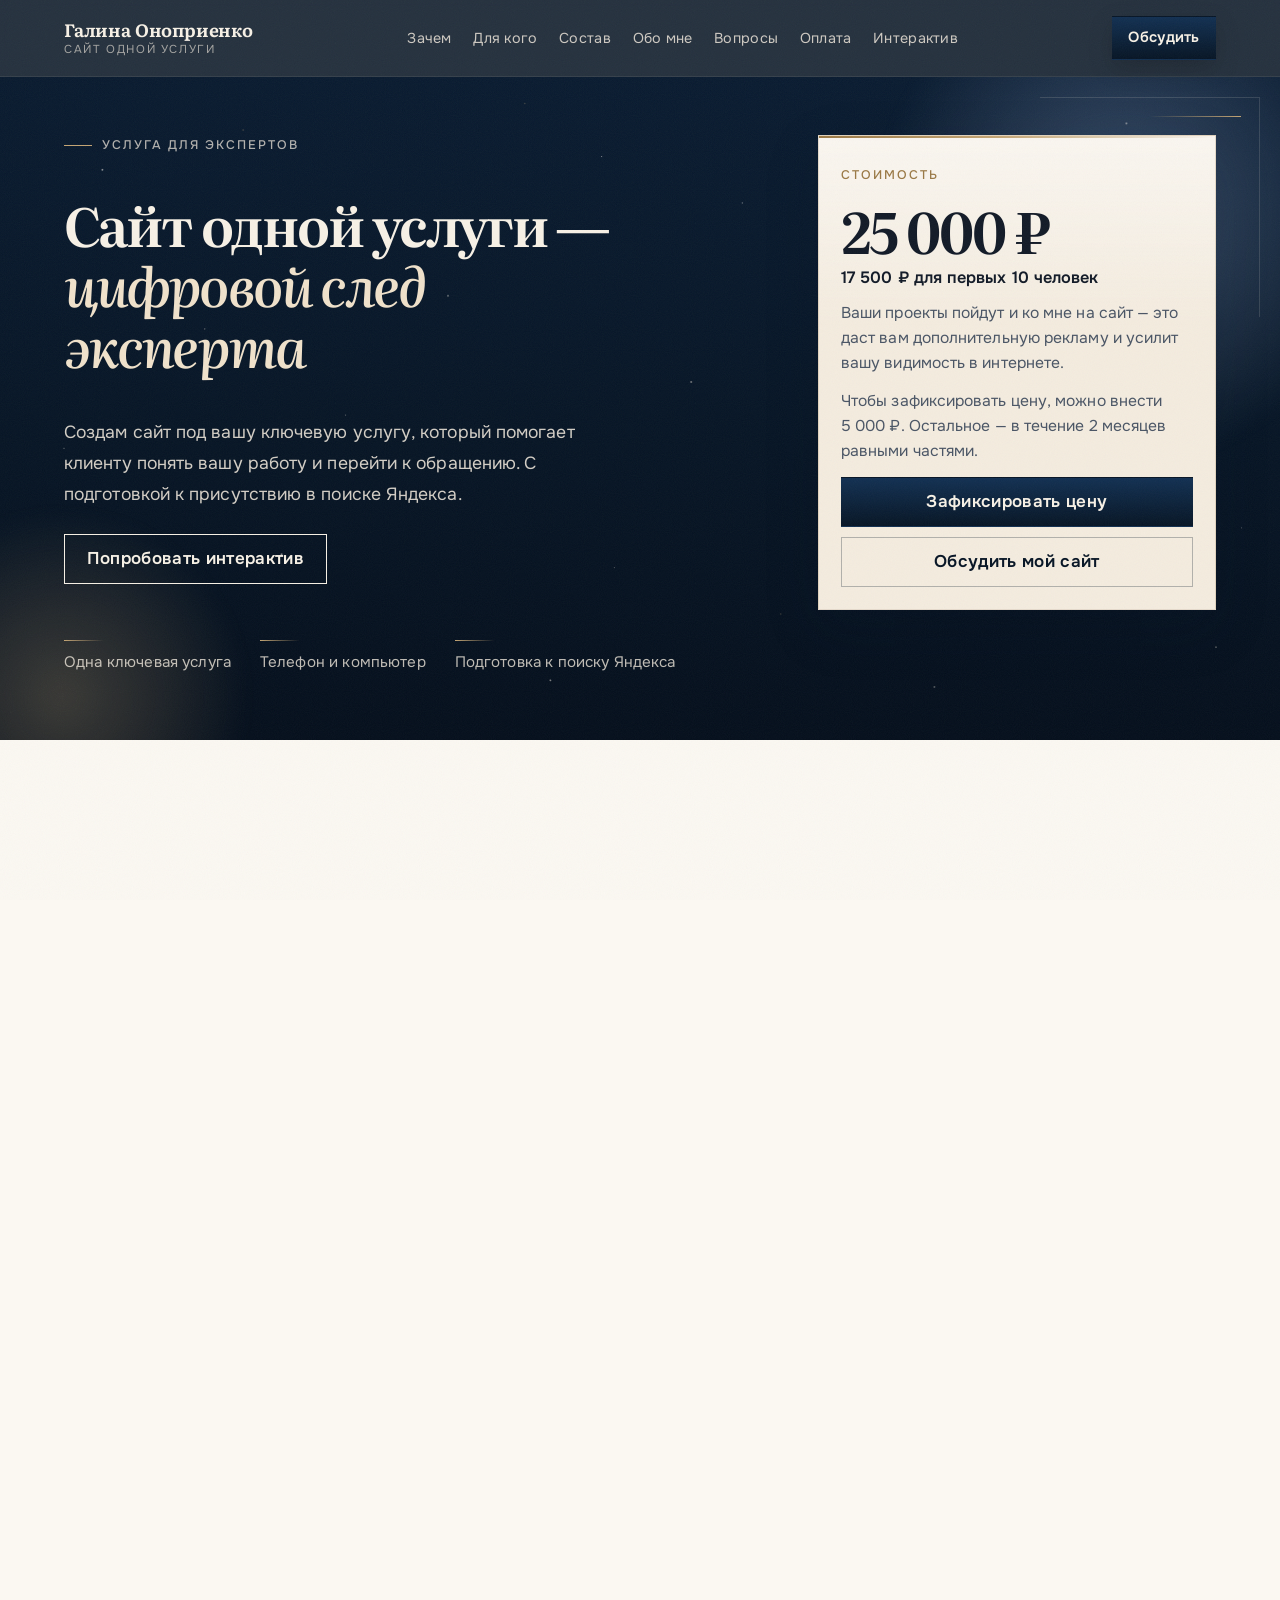
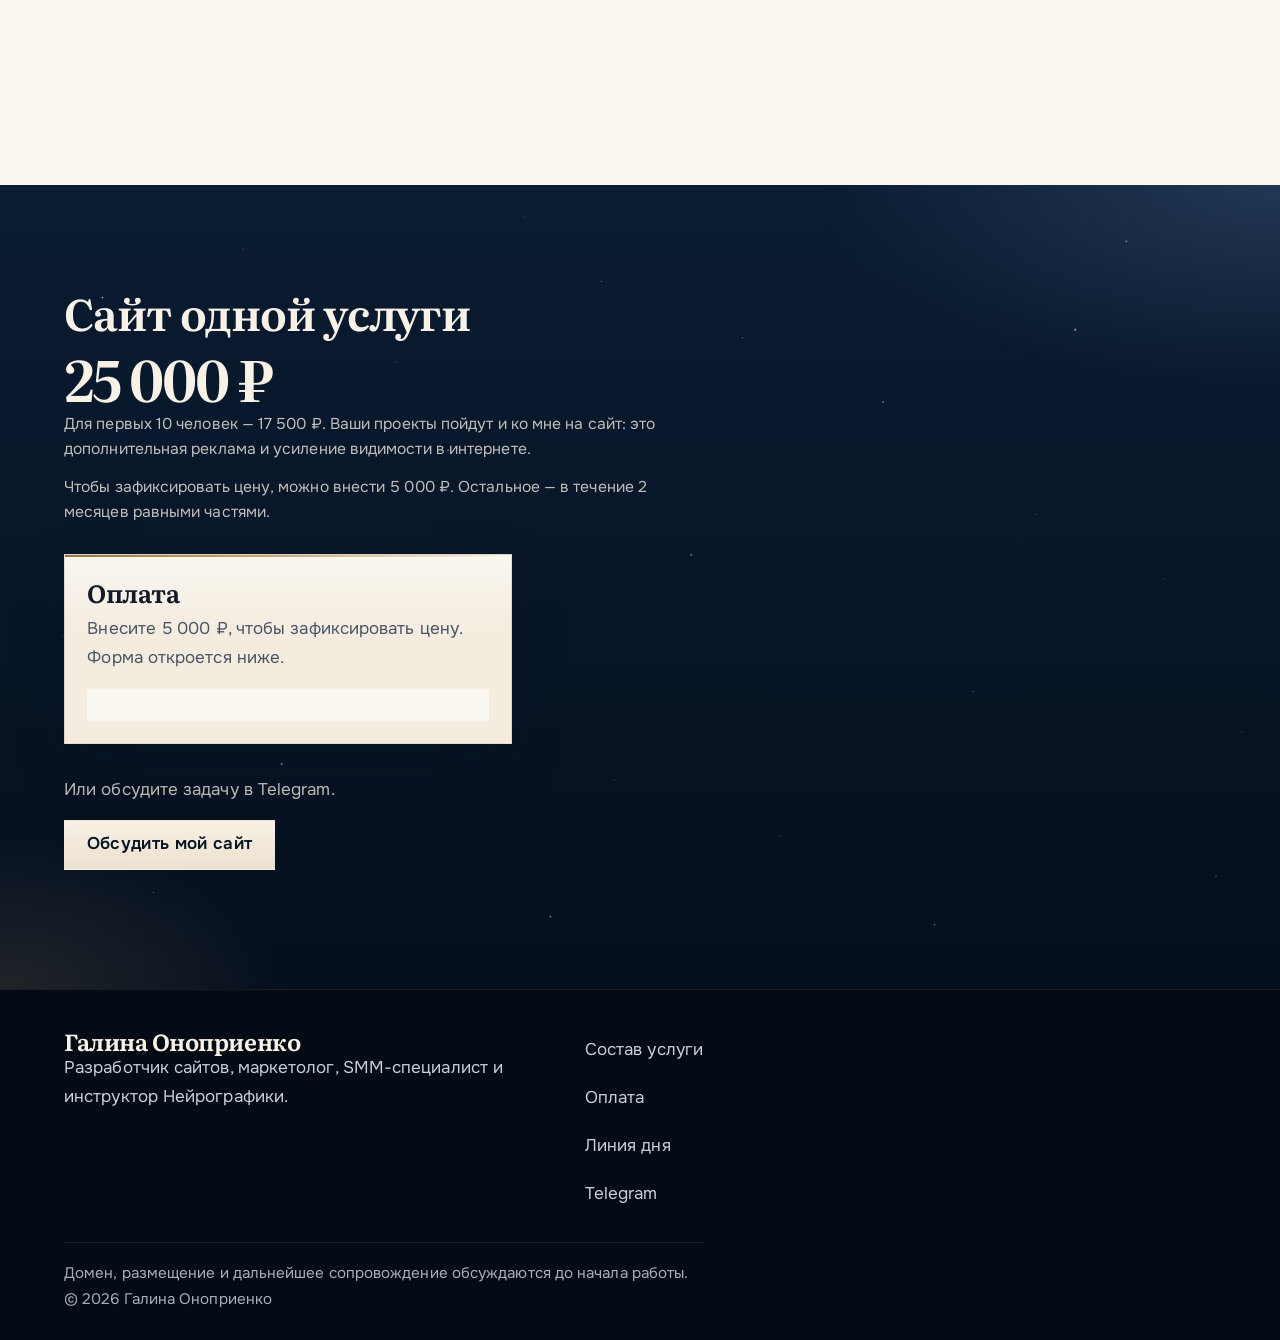
<file: index.html>
<!DOCTYPE html>
<html lang="ru">
<head>
  <meta charset="utf-8">
  <script>document.documentElement.classList.add("js")</script>
  <meta name="viewport" content="width=device-width, initial-scale=1">
  <title>Сайт одной услуги — цифровой след эксперта | Галина Оноприенко</title>
  <link rel="canonical" href="https://galileya2008-byte.github.io/---/">
  <meta name="description" content="Создам сайт под вашу ключевую услугу: структура, тексты, оформление и подготовка к присутствию в поиске Яндекса. Стоимость — 25 000 ₽.">
  <meta name="author" content="Галина Оноприенко">
  <meta name="theme-color" content="#0c1b33">
  <meta property="og:title" content="Сайт одной услуги — цифровой след эксперта">
  <meta property="og:description" content="Сайт под одну ключевую услугу эксперта. Помогает клиенту понять работу и перейти к обращению. 25 000 ₽.">
  <meta property="og:type" content="website">
  <meta property="og:locale" content="ru_RU">
  <meta property="og:url" content="https://galileya2008-byte.github.io/---/">
  <meta property="og:image" content="https://galileya2008-byte.github.io/---/og-image.png">
  <meta property="og:image:alt" content="Сайт одной услуги — цифровой след эксперта. Галина Оноприенко.">
  <meta name="twitter:card" content="summary_large_image">
  <meta name="twitter:title" content="Сайт одной услуги — цифровой след эксперта">
  <meta name="twitter:description" content="Сайт под одну ключевую услугу эксперта с подготовкой к присутствию в поиске Яндекса. 25 000 ₽.">
  <meta name="twitter:image" content="https://galileya2008-byte.github.io/---/og-image.png">
  <link rel="icon" href="favicon.svg" type="image/svg+xml">
  <link rel="icon" href="favicon-32.png" sizes="32x32" type="image/png">
  <link rel="apple-touch-icon" href="apple-touch.png">
  <link rel="preload" href="fonts/or3PQ6P12-iJxAIgLa78DkTtAoDhk0oVpaK3YLanFLHpPf2TbLi4J_XWTFCW.woff2" as="font" type="font/woff2" crossorigin>
  <link rel="preload" href="fonts/gNMKW3F-SZuj7xmb-HY6EQ.woff2" as="font" type="font/woff2" crossorigin>
  <link rel="stylesheet" href="css/styles.css">
  <script type="application/ld+json">
  {
    "@context": "https://schema.org",
    "@type": "Service",
    "name": "Сайт одной услуги — цифровой след эксперта",
    "url": "https://galileya2008-byte.github.io/---/",
    "serviceType": "Разработка сайта одной услуги",
    "inLanguage": "ru",
    "description": "Сайт под одну ключевую услугу эксперта: структура, тексты, оформление и подготовка к присутствию в поиске Яндекса.",
    "provider": {
      "@type": "Person",
      "name": "Галина Оноприенко",
      "jobTitle": "Разработчик сайтов, маркетолог, SMM-специалист, инструктор Нейрографики",
      "sameAs": "https://t.me/neiro_galina"
    },
    "availableChannel": {
      "@type": "ServiceChannel",
      "serviceUrl": "https://t.me/neiro_galina"
    },
    "offers": [
      {
        "@type": "Offer",
        "name": "Сайт одной услуги",
        "price": "25000",
        "priceCurrency": "RUB"
      },
      {
        "@type": "Offer",
        "name": "Сайт одной услуги для первых 10 экспертов",
        "description": "Проект также размещается на сайте разработчика как дополнительная реклама и видимость.",
        "price": "17500",
        "priceCurrency": "RUB"
      }
    ]
  }
  </script>
</head>
<body>
  <a class="skip-link" href="#content">К содержанию</a>
  <header class="site-header">
    <div class="wrap header-bar">
      <a class="brand" href="index.html">
        <span class="brand-name">Галина Оноприенко</span>
        <span class="brand-meta">Сайт одной услуги</span>
      </a>
      <button type="button" class="nav-toggle" aria-expanded="false" aria-controls="site-nav">Меню</button>
      <nav id="site-nav" class="site-nav" aria-label="Разделы страницы">
        <ul>
          <li><a href="#zachem">Зачем</a></li>
          <li><a href="#dlya-kogo">Для кого</a></li>
          <li><a href="#sostav">Состав</a></li>
          <li><a href="#obo-mne">Обо мне</a></li>
          <li><a href="#voprosy">Вопросы</a></li>
          <li><a href="#oplata">Оплата</a></li>
          <li><a href="#interaktiv">Интерактив</a></li>
          <li class="nav-cta"><a href="https://t.me/neiro_galina" target="_blank" rel="noopener noreferrer">Обсудить мой сайт<span class="visually-hidden"> (откроется в Telegram в новой вкладке)</span></a></li>
        </ul>
      </nav>
      <a class="button button-small header-cta" href="https://t.me/neiro_galina" target="_blank" rel="noopener noreferrer">Обсудить<span class="visually-hidden"> мой сайт: откроется в Telegram в новой вкладке</span></a>
    </div>
  </header>
  <script src="js/main.js"></script>

  <main id="content">
    <section class="hero" aria-labelledby="hero-title">
      <div class="hero-atmosphere" aria-hidden="true">
        <span class="hero-orb hero-orb-a"></span>
        <span class="hero-orb hero-orb-b"></span>
        <span class="pearl-dust pearl-dust-a"></span>
        <span class="pearl-dust pearl-dust-b"></span>
        <span class="hero-frame"></span>
      </div>
      <div class="wrap hero-grid">
        <p class="eyebrow"><span class="eyebrow-mark" aria-hidden="true"></span>Услуга для экспертов</p>
        <h1 id="hero-title">Сайт одной услуги —<br><em>цифровой след эксперта</em></h1>
        <p class="lede">Создам сайт под вашу ключевую услугу, который помогает клиенту понять вашу работу и перейти к обращению. С подготовкой к присутствию в поиске Яндекса.</p>
        <aside class="price-card">
          <p class="price-kicker">Стоимость</p>
          <p class="price">25&nbsp;000&nbsp;₽</p>
          <p class="price-alt">17&nbsp;500&nbsp;₽ для первых 10 человек</p>
          <p class="price-note">Ваши проекты пойдут и ко мне на сайт — это даст вам дополнительную рекламу и усилит вашу видимость в интернете.</p>
          <p class="price-note">Чтобы зафиксировать цену, можно внести 5&nbsp;000&nbsp;₽. Остальное — в течение 2 месяцев равными частями.</p>
          <div class="price-actions">
            <a class="button" href="#oplata">Зафиксировать цену</a>
            <a class="button button-ghost" href="https://t.me/neiro_galina" target="_blank" rel="noopener noreferrer">Обсудить мой сайт<span class="visually-hidden"> (откроется в Telegram в новой вкладке)</span></a>
          </div>
        </aside>
        <p class="hero-aside-link"><a class="button button-ghost" href="liniya-dnya.html">Попробовать интерактив</a></p>
      </div>
      <div class="wrap">
        <ul class="hero-facts">
          <li>Одна ключевая услуга</li>
          <li>Телефон и компьютер</li>
          <li>Подготовка к поиску Яндекса</li>
        </ul>
      </div>
    </section>

    <section id="zachem" class="section reveal">
      <div class="wrap">
        <p class="section-kicker">01 — смысл</p>
        <h2>Зачем эксперту такой сайт</h2>
        <ol class="reasons">
          <li>
            <h3>Постоянный адрес услуги</h3>
            <p>Появляется страница, которую можно отправить клиенту и указать в профилях. Она остаётся на месте, когда публикация в ленте уже не находится.</p>
          </li>
          <li>
            <h3>Понятная презентация предложения</h3>
            <p>Сайт собран вокруг одной услуги: что это, для кого и какой следующий шаг. Человеку не нужно собирать смысл по разрозненным сообщениям.</p>
          </li>
          <li>
            <h3>Информация для потенциальных клиентов</h3>
            <p>На странице видно, кто вы, как проходит работа, сколько это стоит и как записаться. Клиент читает это до обращения, в своём темпе.</p>
          </li>
          <li>
            <h3>Переходы в социальные сети</h3>
            <p>Ваши площадки собраны на одной странице. С неё можно перейти туда, где вы уже общаетесь с аудиторией.</p>
          </li>
          <li>
            <h3>Основа присутствия в поиске</h3>
            <p>Страница готовится так, чтобы её можно было корректно представить Яндексу: структура и описание. Это основа присутствия в поиске, а не гарантия позиций или обращений.</p>
          </li>
        </ol>
      </div>
    </section>

    <section id="dlya-kogo" class="section section-paper reveal">
      <div class="wrap">
        <p class="section-kicker">02 — аудитория</p>
        <h2>Для кого</h2>
        <p>Для специалистов Нейрографики и других экспертов, которым нужно представить одну услугу конкретной аудитории.</p>
        <ul class="plain-list">
          <li>Специалисты Нейрографики</li>
          <li>Психологи</li>
          <li>Коучи</li>
          <li>Преподаватели</li>
          <li>Другие эксперты с одной ключевой услугой</li>
        </ul>
        <p>Если направлений несколько, для сайта выбираем одно — то, с которого новому человеку проще понять вашу работу и перейти к обращению.</p>
      </div>
    </section>

    <section id="sostav" class="section reveal">
      <div class="wrap">
        <p class="section-kicker">03 — состав</p>
        <h2>Что входит за 25&nbsp;000&nbsp;₽</h2>
        <ul class="includes">
          <li>Проработка предложения под одну услугу и её аудиторию.</li>
          <li>Структура страницы и тексты.</li>
          <li>Индивидуальное оформление.</li>
          <li>Адаптация под телефон и компьютер.</li>
          <li>Информация об эксперте и подтверждённой квалификации.</li>
          <li>Описание услуги, формата, стоимости и порядка записи.</li>
          <li>Размещение предоставленных отзывов и примеров работы.</li>
          <li>Кнопки связи и перехода в социальные сети.</li>
          <li>Базовая SEO-подготовка: заголовок, описание, структура заголовков и технические файлы для поисковых роботов.</li>
          <li>Подготовка сайта к присутствию в поиске Яндекса.</li>
        </ul>
        <aside class="callout">
          <h3>До начала работы</h3>
          <p>Домен, размещение и дальнейшее сопровождение обсуждаются до начала работы и не входят в стоимость 25&nbsp;000&nbsp;₽.</p>
        </aside>
      </div>
    </section>

    <section id="obo-mne" class="section section-paper reveal">
      <div class="wrap about-grid">
        <div>
          <p class="section-kicker">04 — эксперт</p>
          <h2>Почему стоит доверить разработку мне</h2>
          <p class="monogram" aria-hidden="true">ГО</p>
        </div>
        <div>
          <h3 class="person-name">Галина Оноприенко</h3>
          <p>Я разработчик сайтов, маркетолог, SMM-специалист и инструктор Нейрографики. Собираю страницу так, чтобы человек понял вашу экспертизу и мог перейти к обращению.</p>
          <ul class="credential-list">
            <li>15 лет опыта в SEO-продвижении.</li>
            <li>Насмотренность более 1000 сайтов.</li>
            <li>Понимание специфики Нейрографики и экспертных услуг.</li>
            <li>Умение связать экспертизу, потребности аудитории, содержание сайта и путь к обращению.</li>
            <li>В работе учитываю GEO — представление экспертной информации для поиска с генеративными ответами.</li>
          </ul>
          <p>Я не обещаю места в поиске, индексацию и поток обращений. Я делаю ясную страницу и аккуратную подготовку к присутствию в Яндексе.</p>
        </div>
      </div>
    </section>

    <section id="interaktiv" class="section reveal">
      <div class="wrap">
        <p class="section-kicker">05 — дополнительно</p>
        <h2>Ежедневный интерактив</h2>
        <p>На сайт можно добавить мини-игру, практику или короткое задание. Оно даёт человеку повод вернуться.</p>
        <p>Для специалистов Нейрографики здесь есть пример — «Линия дня»: одно творческое задание на календарный день и поле для рисунка. Это демонстрация формата, а не алгоритм Нейрографики и не обещание результата.</p>
        <p>Стоимость разработки интерактива рассчитывается отдельно и не входит в 25&nbsp;000&nbsp;₽. Наличие игры само по себе не повышает позиции сайта в Яндексе.</p>
        <p><a class="button" href="liniya-dnya.html">Попробовать интерактив</a></p>
      </div>
    </section>

    <section id="poryadok" class="section section-paper reveal">
      <div class="wrap">
        <p class="section-kicker">06 — процесс</p>
        <h2>Порядок работы</h2>
        <ol class="process">
          <li>
            <span class="step-num">01</span>
            <h3>Обсуждение услуги и аудитории</h3>
            <p>Уточняем, какую одну услугу показываем и кому она адресована.</p>
          </li>
          <li>
            <span class="step-num">02</span>
            <h3>Сбор материалов</h3>
            <p>Вы передаёте факты, формулировки, ссылки, а также отзывы и примеры — если их можно публиковать.</p>
          </li>
          <li>
            <span class="step-num">03</span>
            <h3>Согласование структуры и текстов</h3>
            <p>Фиксируем состав страницы и формулировки до оформления.</p>
          </li>
          <li>
            <span class="step-num">04</span>
            <h3>Разработка</h3>
            <p>Собираю страницу, адаптацию под телефон и компьютер, оформление и техническую подготовку.</p>
          </li>
          <li>
            <span class="step-num">05</span>
            <h3>Проверка и запуск</h3>
            <p>Проверяем содержание, ссылки и отображение, затем открываем сайт.</p>
          </li>
        </ol>
      </div>
    </section>

    <section id="voprosy" class="section reveal">
      <div class="wrap">
        <p class="section-kicker">07 — детали</p>
        <h2>Вопросы и ответы</h2>
        <div class="faq">
          <details>
            <summary><h3>Что потребуется от клиента?</h3></summary>
            <div class="faq-body">
              <p>Описание услуги и аудитории, сведения о вас и подтверждённой квалификации, тексты или тезисы, которыми вы уже пользуетесь, ссылки на социальные сети. Если размещаем отзывы и примеры работ — пришлите те, что можно публиковать.</p>
            </div>
          </details>
          <details>
            <summary><h3>Можно ли сделать сайт под мою нишу?</h3></summary>
            <div class="faq-body">
              <p>Да. Страница собирается под одну вашу услугу и её аудиторию: Нейрографику, психологическую практику, коучинг, преподавание или другую экспертную услугу, где важно понятно объяснить работу и дать способ обратиться.</p>
            </div>
          </details>
          <details>
            <summary><h3>Будет ли сайт работать на телефоне?</h3></summary>
            <div class="faq-body">
              <p>Да. В работу входит адаптация под телефон и компьютер: текст, кнопки и структура остаются удобными на узком экране.</p>
            </div>
          </details>
          <details>
            <summary><h3>Входит ли интерактив в стоимость?</h3></summary>
            <div class="faq-body">
              <p>Нет. Мини-игра, практика или задание разрабатываются отдельно. Их стоимость не входит в 25&nbsp;000&nbsp;₽ и в цену для первых 10 человек.</p>
            </div>
          </details>
          <details>
            <summary><h3>Как зафиксировать цену?</h3></summary>
            <div class="faq-body">
              <p>Чтобы зафиксировать цену, можно внести 5&nbsp;000&nbsp;₽. Остальное — в течение 2 месяцев равными частями. Оплату можно оформить в <a href="#oplata">блоке оплаты</a> на этой странице.</p>
            </div>
          </details>
          <details>
            <summary><h3>Что с доменом, размещением и сопровождением?</h3></summary>
            <div class="faq-body">
              <p>Домен, размещение и дальнейшее сопровождение обсуждаются до начала работы и не входят в названную стоимость. До старта фиксируем, где будет открыт сайт и что происходит после запуска.</p>
            </div>
          </details>
        </div>
      </div>
    </section>

    <section id="stoimost" class="band" aria-labelledby="final-title">
      <div class="hero-atmosphere" aria-hidden="true">
        <span class="pearl-dust pearl-dust-a"></span>
        <span class="pearl-dust pearl-dust-b"></span>
      </div>
      <div class="wrap">
        <h2 id="final-title">Сайт одной услуги</h2>
        <p class="price">25&nbsp;000&nbsp;₽</p>
        <p class="price-note">Для первых 10 человек — 17&nbsp;500&nbsp;₽. Ваши проекты пойдут и ко мне на сайт: это дополнительная реклама и усиление видимости в интернете.</p>
        <p class="price-note">Чтобы зафиксировать цену, можно внести 5&nbsp;000&nbsp;₽. Остальное — в течение 2 месяцев равными частями.</p>

        <div id="oplata" class="payment-panel">
          <h3>Оплата</h3>
          <p>Внесите 5&nbsp;000&nbsp;₽, чтобы зафиксировать цену. Форма откроется ниже.</p>
          <div class="payment-widget">
            <noscript>
              <p>Для оплаты включите JavaScript или напишите в <a href="https://t.me/neiro_galina" target="_blank" rel="noopener noreferrer">Telegram</a>.</p>
            </noscript>
            <script id="43c9d1c24ee0b86a40d0587e77b0f7b8b31a2330" src="https://neirogalina.ru/pl/lite/widget/script?id=1671986"></script>
          </div>
        </div>

        <p class="band-alt">Или обсудите задачу в Telegram.</p>
        <p><a class="button" href="https://t.me/neiro_galina" target="_blank" rel="noopener noreferrer">Обсудить мой сайт<span class="visually-hidden"> (откроется в Telegram в новой вкладке)</span></a></p>
      </div>
    </section>
  </main>

  <footer class="site-footer">
    <div class="wrap footer-grid">
      <div>
        <p class="footer-name">Галина Оноприенко</p>
        <p>Разработчик сайтов, маркетолог, SMM-специалист и инструктор Нейрографики.</p>
      </div>
      <nav class="footer-nav" aria-label="Нижняя навигация">
        <a href="#sostav">Состав услуги</a>
        <a href="#oplata">Оплата</a>
        <a href="liniya-dnya.html">Линия дня</a>
        <a href="https://t.me/neiro_galina" target="_blank" rel="noopener noreferrer">Telegram<span class="visually-hidden"> (откроется в новой вкладке)</span></a>
      </nav>
    </div>
    <div class="wrap">
      <p class="legal">Домен, размещение и дальнейшее сопровождение обсуждаются до начала работы. © 2026 Галина Оноприенко</p>
    </div>
  </footer>
</body>
</html>
</file>
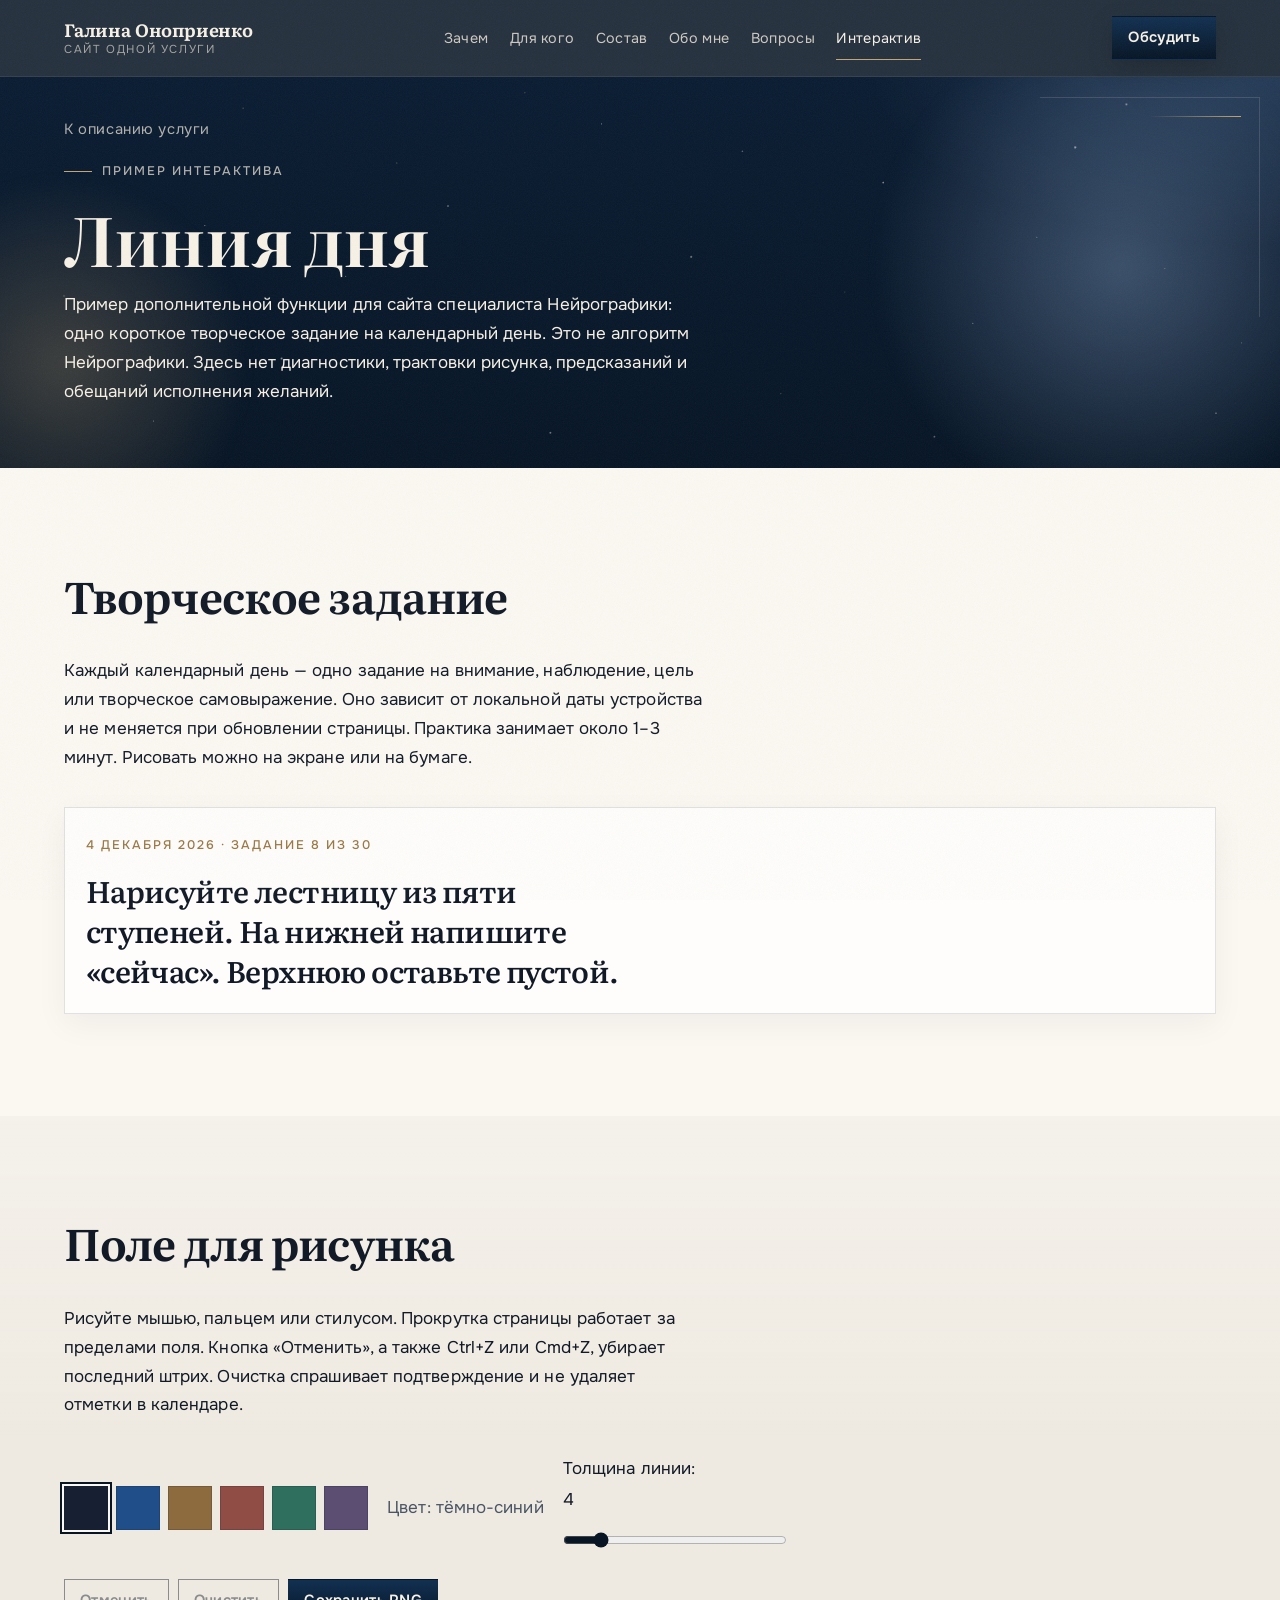
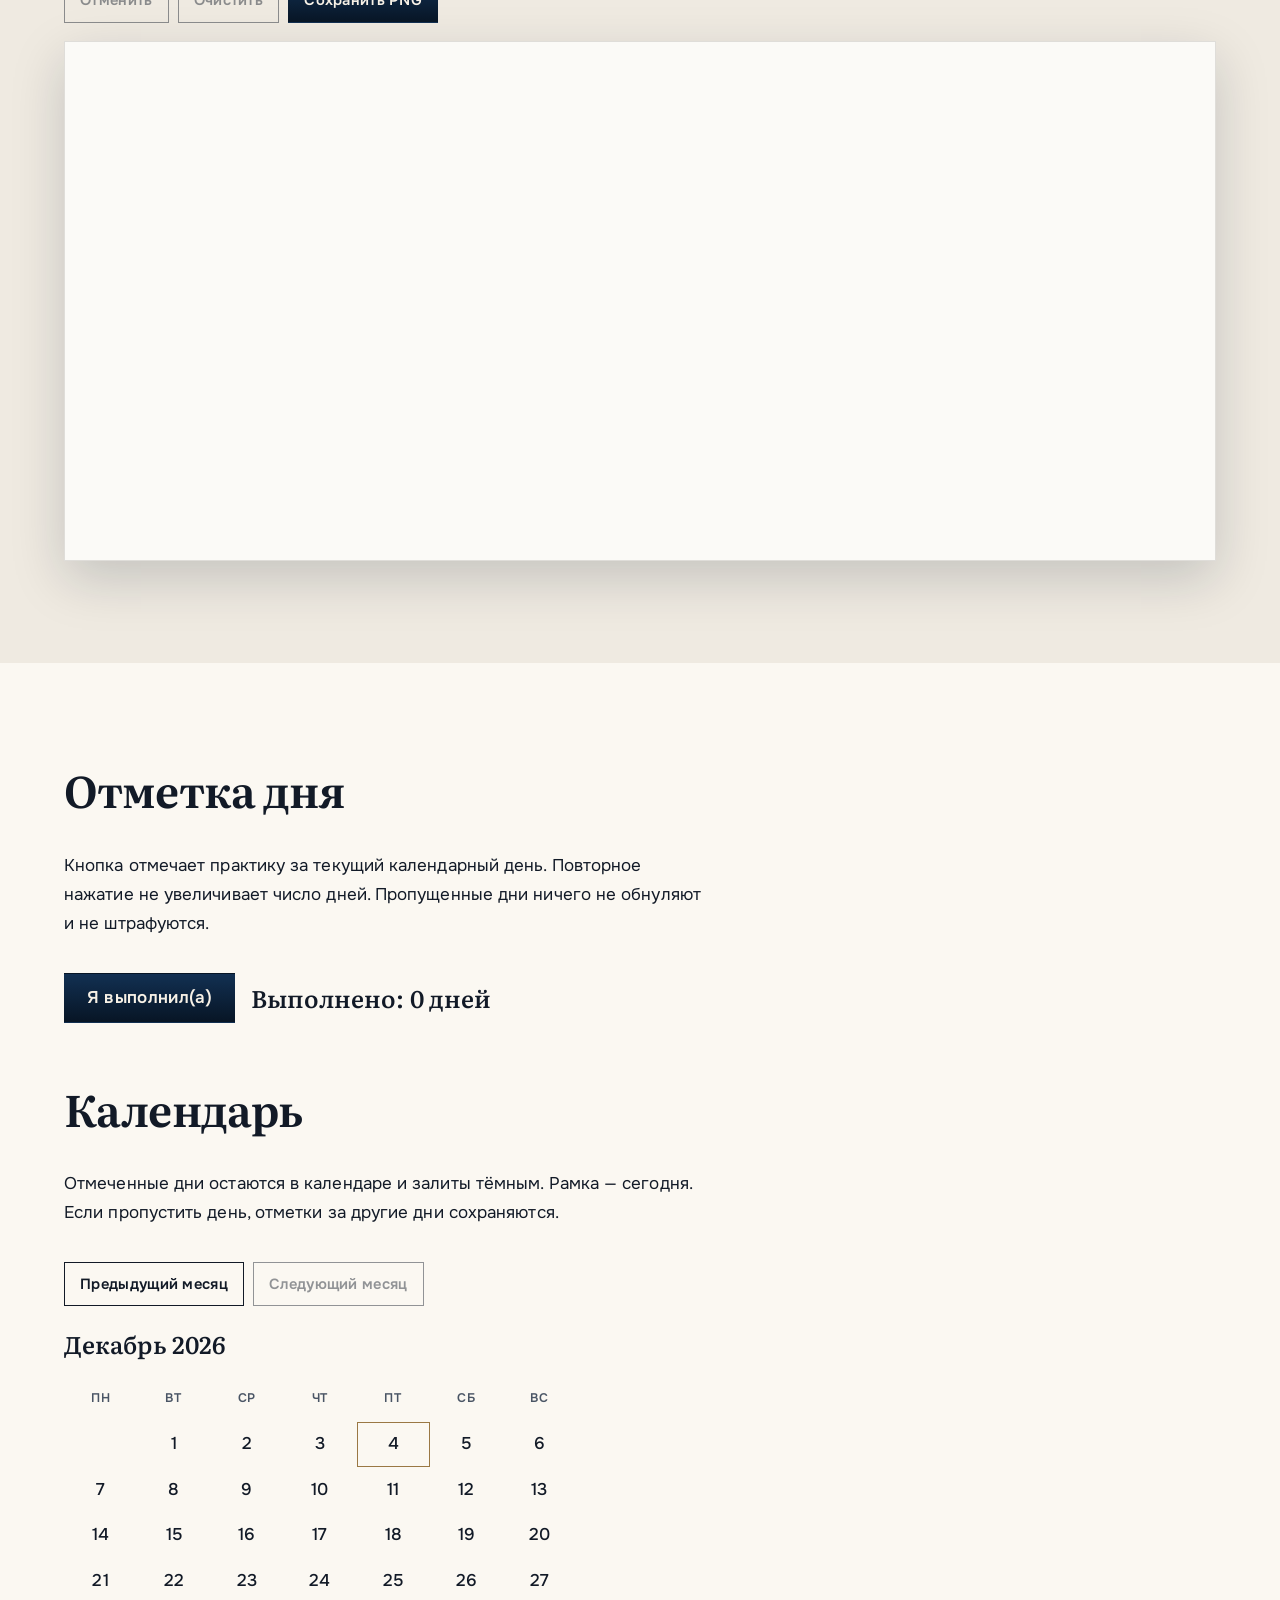
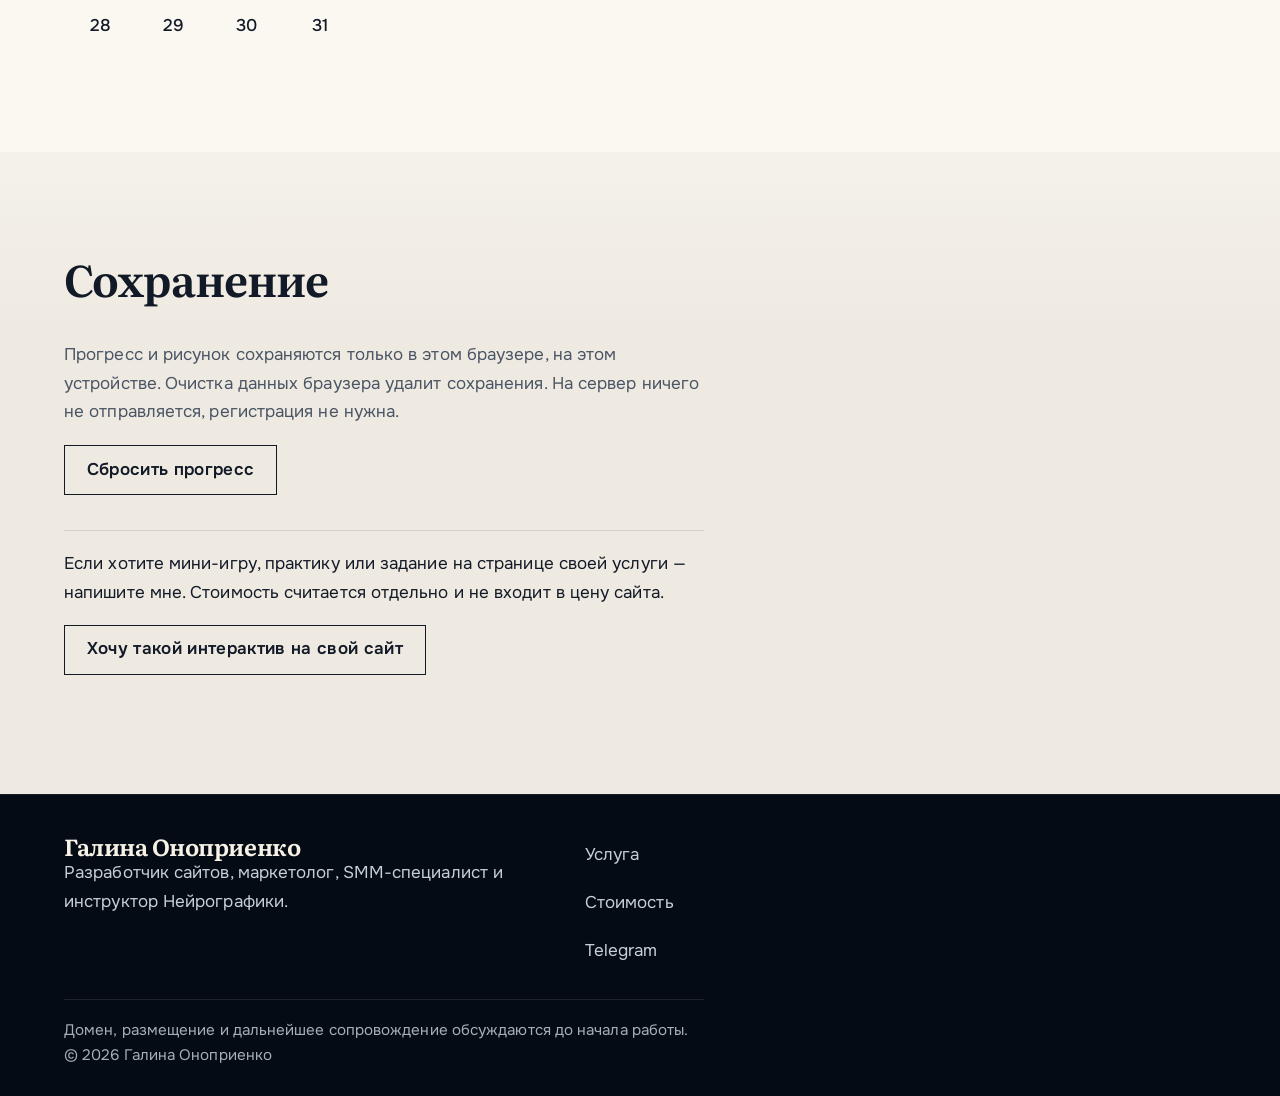
<file: liniya-dnya.html>
<!DOCTYPE html>
<html lang="ru">
<head>
  <meta charset="utf-8">
  <script>document.documentElement.classList.add("js")</script>
  <meta name="viewport" content="width=device-width, initial-scale=1">
  <title>Линия дня — пример интерактива | Галина Оноприенко</title>
  <link rel="canonical" href="https://galileya2008-byte.github.io/---/liniya-dnya.html">
  <meta name="description" content="Пример ежедневного творческого задания для сайта эксперта: рисунок на экране, календарь и прогресс только в вашем браузере.">
  <meta name="author" content="Галина Оноприенко">
  <meta name="theme-color" content="#0c1b33">
  <meta property="og:title" content="Линия дня — пример интерактива">
  <meta property="og:description" content="Одно творческое задание на календарный день и поле для рисунка. Прогресс хранится только в браузере.">
  <meta property="og:type" content="website">
  <meta property="og:locale" content="ru_RU">
  <meta property="og:url" content="https://galileya2008-byte.github.io/---/liniya-dnya.html">
  <meta property="og:image" content="https://galileya2008-byte.github.io/---/og-image.png">
  <meta property="og:image:alt" content="Линия дня — пример ежедневного интерактива Галины Оноприенко.">
  <meta name="twitter:card" content="summary_large_image">
  <meta name="twitter:title" content="Линия дня — пример интерактива">
  <meta name="twitter:description" content="Одно творческое задание на календарный день. Рисунок и прогресс остаются в браузере.">
  <meta name="twitter:image" content="https://galileya2008-byte.github.io/---/og-image.png">
  <link rel="icon" href="favicon.svg" type="image/svg+xml">
  <link rel="icon" href="favicon-32.png" sizes="32x32" type="image/png">
  <link rel="apple-touch-icon" href="apple-touch.png">
  <link rel="preload" href="fonts/or3PQ6P12-iJxAIgLa78DkTtAoDhk0oVpaK3YLanFLHpPf2TbLi4J_XWTFCW.woff2" as="font" type="font/woff2" crossorigin>
  <link rel="preload" href="fonts/gNMKW3F-SZuj7xmb-HY6EQ.woff2" as="font" type="font/woff2" crossorigin>
  <link rel="stylesheet" href="css/styles.css">
</head>
<body>
  <a class="skip-link" href="#content">К содержанию</a>
  <header class="site-header">
    <div class="wrap header-bar">
      <a class="brand" href="index.html">
        <span class="brand-name">Галина Оноприенко</span>
        <span class="brand-meta">Сайт одной услуги</span>
      </a>
      <button type="button" class="nav-toggle" aria-expanded="false" aria-controls="site-nav">Меню</button>
      <nav id="site-nav" class="site-nav" aria-label="Разделы страницы">
        <ul>
          <li><a href="index.html#zachem">Зачем</a></li>
          <li><a href="index.html#dlya-kogo">Для кого</a></li>
          <li><a href="index.html#sostav">Состав</a></li>
          <li><a href="index.html#obo-mne">Обо мне</a></li>
          <li><a href="index.html#voprosy">Вопросы</a></li>
          <li><a href="liniya-dnya.html" aria-current="page">Интерактив</a></li>
          <li class="nav-cta"><a href="https://t.me/neiro_galina" target="_blank" rel="noopener noreferrer">Обсудить мой сайт<span class="visually-hidden"> (откроется в Telegram в новой вкладке)</span></a></li>
        </ul>
      </nav>
      <a class="button button-small header-cta" href="https://t.me/neiro_galina" target="_blank" rel="noopener noreferrer">Обсудить<span class="visually-hidden"> мой сайт: откроется в Telegram в новой вкладке</span></a>
    </div>
  </header>
  <script src="js/main.js"></script>

  <main id="content">
    <header class="page-intro">
      <div class="hero-atmosphere" aria-hidden="true">
        <span class="hero-orb hero-orb-a"></span>
        <span class="hero-orb hero-orb-b"></span>
        <span class="pearl-dust pearl-dust-a"></span>
        <span class="pearl-dust pearl-dust-b"></span>
        <span class="hero-frame"></span>
      </div>
      <div class="wrap">
        <p class="back-link"><a href="index.html#interaktiv">К описанию услуги</a></p>
        <p class="eyebrow"><span class="eyebrow-mark" aria-hidden="true"></span>Пример интерактива</p>
        <h1>Линия дня</h1>
        <p>Пример дополнительной функции для сайта специалиста Нейрографики: одно короткое творческое задание на календарный день. Это не алгоритм Нейрографики. Здесь нет диагностики, трактовки рисунка, предсказаний и обещаний исполнения желаний.</p>
      </div>
    </header>

    <section class="section" aria-labelledby="task-title">
      <div class="wrap stack">
        <h2 id="task-title">Творческое задание</h2>
        <p>Каждый календарный день — одно задание на внимание, наблюдение, цель или творческое самовыражение. Оно зависит от локальной даты устройства и не меняется при обновлении страницы. Практика занимает около 1–3 минут. Рисовать можно на экране или на бумаге.</p>
        <article id="today-task" class="task-card" hidden></article>
        <div id="all-tasks">
          <p>Ниже все 30 заданий. Если скрипты включены, на экране остаётся только задание сегодняшнего дня.</p>
          <ol id="task-list" class="task-index">
            <li>Проведите одну непрерывную линию от левого края к правому. Там, где рука замедлится, сделайте небольшую петлю и продолжайте.</li>
            <li>Выберите предмет перед собой. Нарисуйте только его внешний контур, без деталей внутри.</li>
            <li>Поставьте три точки и подпишите их: «утро», «день», «вечер». Соедините точки линией в том порядке, в каком идёт ваш сегодняшний день.</li>
            <li>Напишите одно слово — фокус работы на сегодня. Обведите его спокойной линией, не зачёркивая буквы.</li>
            <li>Нарисуйте круг примерно с ладонь. Закрасьте только край, центр оставьте свободным.</li>
            <li>Возьмите два цвета. Первым отметьте то, что по вашей услуге уже понятно клиенту. Вторым — одну мысль, которую стоит прояснить на сайте.</li>
            <li>Найдите рядом прямую линию: край стола, раму, полку. Повторите её на листе три раза, каждый раз чуть свободнее.</li>
            <li>Нарисуйте лестницу из пяти ступеней. На нижней напишите «сейчас». Верхнюю оставьте пустой.</li>
            <li>На два вдоха закройте глаза. Откройте и нарисуйте форму того, на чём первым остановился взгляд. Без сюжета и пояснений.</li>
            <li>Проведите вертикальную линию. Слева напишите одно слово о том, что уже сделано. Справа — одно слово о следующем шаге.</li>
            <li>Нарисуйте рамку. Внутри поместите одно дело, которому сегодня действительно стоит уделить внимание.</li>
            <li>Сделайте десять коротких штрихов разной длины. Любые три соедините в одну фигуру.</li>
            <li>Нарисуйте дорожку из точек снизу вверх. В конце поставьте маленький круг — место остановки, не финиш.</li>
            <li>Выберите приятный глазу цвет и заполните им небольшую полосу. Рядом оставьте такую же полосу пустой.</li>
            <li>Напишите, для кого ваша ключевая услуга — одним словосочетанием. Подчеркните его ровной линией.</li>
            <li>Нарисуйте привычный короткий знак: галочку, волну или круг. Повторите его медленнее, чем обычно.</li>
            <li>Разделите лист одной дугой. В меньшей части напишите действие, на которое сегодня хватит трёх минут.</li>
            <li>На каждый спокойный выдох добавляйте короткий штрих. Остановитесь на семи штрихах.</li>
            <li>Нарисуйте окно из четырёх линий. В одной части — контур предмета, который видите. Остальные части оставьте пустыми.</li>
            <li>Поставьте точку в центре. Проведите от неё три линии и подпишите концы: «дело», «люди», «я».</li>
            <li>Нарисуйте три вложенных круга. В самом маленьком напишите одно слово — на чём держите внимание сегодня.</li>
            <li>Нарисуйте прямоугольник. Внутри напишите три слова, которые новый человек должен понять о вашей услуге первыми.</li>
            <li>Проведите горизонтальную линию. Ниже коротко отметьте то, что уже есть в вашей практике. Выше — одну возможность, которую хотите яснее описать клиентам.</li>
            <li>Разделите лист на четыре клетки. В каждой — маленький знак дня: предмет, цвет, дело или погода. Без расшифровки.</li>
            <li>Медленно проведите линию, считая до десяти. Рядом проведите похожую линию быстро. Ничего не исправляйте.</li>
            <li>Нарисуйте стрелку и подпишите её одним глаголом — действием, которое можете сделать сразу после этой минуты.</li>
            <li>Прислушайтесь к звуку вокруг. Передайте его линией: ровной, прерывистой или волнистой — как слышится, без оценки.</li>
            <li>Нарисуйте простой контур места, где вы работаете: стол, комната или мастерская. Отметьте, где для клиента «вход» — с чего начинается обращение.</li>
            <li>Напишите три коротких слова о своей услуге. Оставьте самое понятное для нового человека, остальные аккуратно зачеркните.</li>
            <li>Нарисуйте круг и рядом поставьте сегодняшнюю дату. Внутри круга достаточно одной линии, чтобы отметить этот день.</li>
          </ol>
        </div>
      </div>
    </section>

    <section class="section section-paper" id="practice" aria-labelledby="canvas-title">
      <div class="wrap stack">
        <h2 id="canvas-title">Поле для рисунка</h2>
        <p id="canvas-help">Рисуйте мышью, пальцем или стилусом. Прокрутка страницы работает за пределами поля. Кнопка «Отменить», а также Ctrl+Z или Cmd+Z, убирает последний штрих. Очистка спрашивает подтверждение и не удаляет отметки в календаре.</p>
        <noscript>
          <p>Поле рисования, календарь и сохранение включаются с JavaScript. Задания выше можно выполнить на бумаге.</p>
        </noscript>
        <p id="canvas-error" class="warning" hidden>Поле рисования недоступно в этом браузере. Задание можно выполнить на бумаге.</p>
        <div class="tools">
          <div class="swatches" role="group" aria-label="Цвет линии">
            <button type="button" class="swatch" style="--swatch:#172033" data-color="#172033" data-label="тёмно-синий" aria-pressed="true" aria-label="Тёмно-синий"></button>
            <button type="button" class="swatch" style="--swatch:#1f4e89" data-color="#1f4e89" data-label="синий" aria-pressed="false" aria-label="Синий"></button>
            <button type="button" class="swatch" style="--swatch:#8d6b3f" data-color="#8d6b3f" data-label="латунный" aria-pressed="false" aria-label="Латунный"></button>
            <button type="button" class="swatch" style="--swatch:#8f4d45" data-color="#8f4d45" data-label="терракотовый" aria-pressed="false" aria-label="Терракотовый"></button>
            <button type="button" class="swatch" style="--swatch:#2f6f5e" data-color="#2f6f5e" data-label="зелёный" aria-pressed="false" aria-label="Зелёный"></button>
            <button type="button" class="swatch" style="--swatch:#5c4d73" data-color="#5c4d73" data-label="сливовый" aria-pressed="false" aria-label="Сливовый"></button>
          </div>
          <p id="color-name" class="note">Цвет: тёмно-синий</p>
          <label class="width-control" for="line-width">Толщина линии: <span id="line-width-value">4</span>
            <input id="line-width" type="range" min="2" max="16" step="1" value="4">
          </label>
        </div>
        <div class="tool-actions">
          <button type="button" class="button button-small button-ghost" id="undo" disabled>Отменить</button>
          <button type="button" class="button button-small button-ghost" id="clear" disabled>Очистить</button>
          <button type="button" class="button button-small" id="save-png" disabled>Сохранить PNG</button>
        </div>
        <div class="canvas-frame" id="canvas-frame">
          <canvas id="draw-canvas" width="900" height="520" aria-label="Поле для рисования. Рисуйте мышью, пальцем или стилусом." aria-describedby="canvas-help"></canvas>
        </div>
        <p id="old-drawing" class="note" hidden>На поле сохранён рисунок другого дня. Задание уже новое — рисунок можно очистить и начать заново.</p>
      </div>
    </section>

    <section class="section" aria-labelledby="mark-title">
      <div class="wrap stack">
        <h2 id="mark-title">Отметка дня</h2>
        <p>Кнопка отмечает практику за текущий календарный день. Повторное нажатие не увеличивает число дней. Пропущенные дни ничего не обнуляют и не штрафуются.</p>
        <div class="practice-row">
          <button type="button" class="button" id="complete" disabled>Я выполнил(а)</button>
          <p id="day-counter" class="counter">Счётчик включится вместе с сохранением в браузере.</p>
        </div>
        <p id="today-flag" class="note" hidden>Сегодняшнее задание уже отмечено. Повторное нажатие не увеличивает счётчик.</p>
        <p id="live-status" class="status-line" role="status" aria-live="polite"></p>

        <h2>Календарь</h2>
        <p>Отмеченные дни остаются в календаре и залиты тёмным. Рамка — сегодня. Если пропустить день, отметки за другие дни сохраняются.</p>
        <div class="calendar-bar">
          <button type="button" class="button button-small button-ghost" id="cal-prev" disabled>Предыдущий месяц</button>
          <button type="button" class="button button-small button-ghost" id="cal-next" disabled>Следующий месяц</button>
        </div>
        <table class="calendar" id="calendar">
          <caption id="cal-caption">Календарь активности</caption>
          <thead>
            <tr>
              <th scope="col">Пн</th>
              <th scope="col">Вт</th>
              <th scope="col">Ср</th>
              <th scope="col">Чт</th>
              <th scope="col">Пт</th>
              <th scope="col">Сб</th>
              <th scope="col">Вс</th>
            </tr>
          </thead>
          <tbody id="cal-body"></tbody>
        </table>
      </div>
    </section>

    <section class="section section-paper" aria-labelledby="save-title">
      <div class="wrap stack">
        <h2 id="save-title">Сохранение</h2>
        <p class="note">Прогресс и рисунок сохраняются только в этом браузере, на этом устройстве. Очистка данных браузера удалит сохранения. На сервер ничего не отправляется, регистрация не нужна.</p>
        <p id="storage-warning" class="warning" role="alert" hidden>Сохранение в браузере недоступно. Прогресс и рисунок не запишутся и пропадут после закрытия страницы. Можно рисовать и отмечать день, пока эта вкладка открыта.</p>
        <p><button type="button" class="button button-ghost" id="reset-progress">Сбросить прогресс</button></p>
        <aside class="soft-cta">
          <p>Если хотите мини-игру, практику или задание на странице своей услуги — напишите мне. Стоимость считается отдельно и не входит в цену сайта.</p>
          <p><a class="button button-ghost" href="https://t.me/neiro_galina" target="_blank" rel="noopener noreferrer">Хочу такой интерактив на свой сайт<span class="visually-hidden"> (откроется в Telegram в новой вкладке)</span></a></p>
        </aside>
      </div>
    </section>
  </main>

  <footer class="site-footer">
    <div class="wrap footer-grid">
      <div>
        <p class="footer-name">Галина Оноприенко</p>
        <p>Разработчик сайтов, маркетолог, SMM-специалист и инструктор Нейрографики.</p>
      </div>
      <nav class="footer-nav" aria-label="Нижняя навигация">
        <a href="index.html">Услуга</a>
        <a href="index.html#stoimost">Стоимость</a>
        <a href="https://t.me/neiro_galina" target="_blank" rel="noopener noreferrer">Telegram<span class="visually-hidden"> (откроется в новой вкладке)</span></a>
      </nav>
    </div>
    <div class="wrap">
      <p class="legal">Домен, размещение и дальнейшее сопровождение обсуждаются до начала работы. © 2026 Галина Оноприенко</p>
    </div>
  </footer>

  <dialog id="confirm-dialog" aria-labelledby="confirm-title" aria-describedby="confirm-text">
    <h2 id="confirm-title"></h2>
    <p id="confirm-text"></p>
    <div class="dialog-actions">
      <button type="button" class="button button-ghost" id="confirm-cancel">Отмена</button>
      <button type="button" class="button" id="confirm-accept">Подтвердить</button>
    </div>
  </dialog>

  <script src="js/practice-core.js"></script>
  <script src="js/interactive.js"></script>
</body>
</html>
</file>
<file: css/styles.css>
@font-face {
  font-family: "Literata";
  font-style: italic;
  font-weight: 560;
  font-display: swap;
  src: url("../fonts/or3NQ6P12-iJxAIgLYT1PLs1a-t7PU0AbeE9KPxYzNiCp1OUedn8VrLmQ0iSh8g.woff2") format("woff2");
  unicode-range: U+0460-052F, U+1C80-1C8A, U+20B4, U+2DE0-2DFF, U+A640-A69F, U+FE2E-FE2F;
}
@font-face {
  font-family: "Literata";
  font-style: italic;
  font-weight: 560;
  font-display: swap;
  src: url("../fonts/or3NQ6P12-iJxAIgLYT1PLs1a-t7PU0AbeE9KPxYzNiCp1OUedn8VrLmSkiSh8g.woff2") format("woff2");
  unicode-range: U+0301, U+0400-045F, U+0490-0491, U+04B0-04B1, U+2116;
}
@font-face {
  font-family: "Literata";
  font-style: italic;
  font-weight: 560;
  font-display: swap;
  src: url("../fonts/or3NQ6P12-iJxAIgLYT1PLs1a-t7PU0AbeE9KPxYzNiCp1OUedn8VrLmQEiSh8g.woff2") format("woff2");
  unicode-range: U+0100-02BA, U+02BD-02C5, U+02C7-02CC, U+02CE-02D7, U+02DD-02FF, U+0304, U+0308, U+0329, U+1D00-1DBF, U+1E00-1E9F, U+1EF2-1EFF, U+2020, U+20A0-20AB, U+20AD-20C4, U+2113, U+2C60-2C7F, U+A720-A7FF;
}
@font-face {
  font-family: "Literata";
  font-style: italic;
  font-weight: 560;
  font-display: swap;
  src: url("../fonts/or3NQ6P12-iJxAIgLYT1PLs1a-t7PU0AbeE9KPxYzNiCp1OUedn8VrLmTkiS.woff2") format("woff2");
  unicode-range: U+0000-00FF, U+0131, U+0152-0153, U+02BB-02BC, U+02C6, U+02DA, U+02DC, U+0304, U+0308, U+0329, U+2000-206F, U+20AC, U+2122, U+2191, U+2193, U+2212, U+2215, U+FEFF, U+FFFD;
}
@font-face {
  font-family: "Literata";
  font-style: normal;
  font-weight: 560 650;
  font-display: swap;
  src: url("../fonts/or3PQ6P12-iJxAIgLa78DkTtAoDhk0oVpaK3YLanFLHpPf2TbLi4J_zWTFCW.woff2") format("woff2");
  unicode-range: U+0460-052F, U+1C80-1C8A, U+20B4, U+2DE0-2DFF, U+A640-A69F, U+FE2E-FE2F;
}
@font-face {
  font-family: "Literata";
  font-style: normal;
  font-weight: 560 650;
  font-display: swap;
  src: url("../fonts/or3PQ6P12-iJxAIgLa78DkTtAoDhk0oVpaK3YLanFLHpPf2TbLi4J_XWTFCW.woff2") format("woff2");
  unicode-range: U+0301, U+0400-045F, U+0490-0491, U+04B0-04B1, U+2116;
}
@font-face {
  font-family: "Literata";
  font-style: normal;
  font-weight: 560 650;
  font-display: swap;
  src: url("../fonts/or3PQ6P12-iJxAIgLa78DkTtAoDhk0oVpaK3YLanFLHpPf2TbLi4J__WTFCW.woff2") format("woff2");
  unicode-range: U+0100-02BA, U+02BD-02C5, U+02C7-02CC, U+02CE-02D7, U+02DD-02FF, U+0304, U+0308, U+0329, U+1D00-1DBF, U+1E00-1E9F, U+1EF2-1EFF, U+2020, U+20A0-20AB, U+20AD-20C4, U+2113, U+2C60-2C7F, U+A720-A7FF;
}
@font-face {
  font-family: "Literata";
  font-style: normal;
  font-weight: 560 650;
  font-display: swap;
  src: url("../fonts/or3PQ6P12-iJxAIgLa78DkTtAoDhk0oVpaK3YLanFLHpPf2TbLi4J_HWTA.woff2") format("woff2");
  unicode-range: U+0000-00FF, U+0131, U+0152-0153, U+02BB-02BC, U+02C6, U+02DA, U+02DC, U+0304, U+0308, U+0329, U+2000-206F, U+20AC, U+2122, U+2191, U+2193, U+2212, U+2215, U+FEFF, U+FFFD;
}
@font-face {
  font-family: "Onest";
  font-style: normal;
  font-weight: 400 600;
  font-display: swap;
  src: url("../fonts/gNMKW3F-SZuj7xmS-HY6EQ.woff2") format("woff2");
  unicode-range: U+0460-052F, U+1C80-1C8A, U+20B4, U+2DE0-2DFF, U+A640-A69F, U+FE2E-FE2F;
}
@font-face {
  font-family: "Onest";
  font-style: normal;
  font-weight: 400 600;
  font-display: swap;
  src: url("../fonts/gNMKW3F-SZuj7xmb-HY6EQ.woff2") format("woff2");
  unicode-range: U+0301, U+0400-045F, U+0490-0491, U+04B0-04B1, U+2116;
}
@font-face {
  font-family: "Onest";
  font-style: normal;
  font-weight: 400 600;
  font-display: swap;
  src: url("../fonts/gNMKW3F-SZuj7xmR-HY6EQ.woff2") format("woff2");
  unicode-range: U+0100-02BA, U+02BD-02C5, U+02C7-02CC, U+02CE-02D7, U+02DD-02FF, U+0304, U+0308, U+0329, U+1D00-1DBF, U+1E00-1E9F, U+1EF2-1EFF, U+2020, U+20A0-20AB, U+20AD-20C4, U+2113, U+2C60-2C7F, U+A720-A7FF;
}
@font-face {
  font-family: "Onest";
  font-style: normal;
  font-weight: 400 600;
  font-display: swap;
  src: url("../fonts/gNMKW3F-SZuj7xmf-HY.woff2") format("woff2");
  unicode-range: U+0000-00FF, U+0131, U+0152-0153, U+02BB-02BC, U+02C6, U+02DA, U+02DC, U+0304, U+0308, U+0329, U+2000-206F, U+20AC, U+2122, U+2191, U+2193, U+2212, U+2215, U+FEFF, U+FFFD;
}

:root {
  --navy: #071525;
  --navy-2: #123052;
  --ink: #121a27;
  --muted: #4a5565;
  --paper: #efeae1;
  --white: #fbf8f2;
  --cream: #f4ecdf;
  --line: rgba(18, 26, 39, 0.12);
  --line-strong: rgba(18, 26, 39, 0.22);
  --brass: #9a7844;
  --brass-soft: #c4a574;
  --pearl: #f7f1e6;
  --focus: #e6c98a;
  --header: 4.75rem;
  --ease: cubic-bezier(0.22, 1, 0.36, 1);
  --shadow-soft: 0 18px 50px rgba(7, 21, 37, 0.18);
  --shadow-lift: 0 28px 70px rgba(7, 21, 37, 0.28);
  color-scheme: light;
}

*,
*::before,
*::after { box-sizing: border-box; }

html { scroll-behavior: smooth; }

body {
  margin: 0;
  font-family: Onest, "Segoe UI", sans-serif;
  font-size: 1.0625rem;
  font-weight: 400;
  line-height: 1.7;
  color: var(--ink);
  background:
    radial-gradient(1200px 500px at 100% -10%, rgba(154, 120, 68, 0.08), transparent 55%),
    var(--white);
  font-synthesis: none;
  letter-spacing: 0.005em;
}

body::before {
  content: "";
  position: fixed;
  inset: 0;
  pointer-events: none;
  z-index: 100;
  opacity: 0.045;
  background-image: url("data:image/svg+xml,%3Csvg viewBox='0 0 200 200' xmlns='http://www.w3.org/2000/svg'%3E%3Cfilter id='n'%3E%3CfeTurbulence type='fractalNoise' baseFrequency='0.85' numOctaves='4' stitchTiles='stitch'/%3E%3C/filter%3E%3Crect width='100%25' height='100%25' filter='url(%23n)'/%3E%3C/svg%3E");
  background-size: 180px 180px;
}

img, svg { max-width: 100%; }

h1, h2, h3, .price, .brand-name, .monogram, .task-text, .footer-name {
  font-family: Literata, Georgia, "Times New Roman", serif;
  font-weight: 560;
  line-height: 1.12;
  text-wrap: balance;
  letter-spacing: -0.02em;
}

h1, h2, h3, p { margin-top: 0; }

h2 {
  margin-bottom: 0.9rem;
  font-size: clamp(2rem, 3.4vw, 2.85rem);
  max-width: 14em;
  font-weight: 650;
}

h3 { margin-bottom: 0.4rem; font-size: 1.32rem; }

p { max-width: 40rem; }

a { color: inherit; }

:focus-visible {
  outline: 2px solid var(--focus);
  outline-offset: 3px;
}

.section :focus-visible,
.price-card :focus-visible,
.payment-panel :focus-visible,
dialog :focus-visible,
.soft-cta :focus-visible {
  outline-color: var(--navy);
  box-shadow: 0 0 0 5px rgba(230, 201, 138, 0.45);
}

::selection { background: var(--navy); color: var(--pearl); }

.skip-link {
  position: absolute;
  left: 1rem;
  top: -4rem;
  z-index: 50;
  background: var(--white);
  color: var(--navy);
  padding: 0.6rem 0.9rem;
}

.skip-link:focus { top: 0.7rem; }

.visually-hidden {
  position: absolute;
  width: 1px;
  height: 1px;
  padding: 0;
  margin: -1px;
  overflow: hidden;
  clip: rect(0, 0, 0, 0);
  white-space: nowrap;
  border: 0;
}

[hidden] { display: none !important; }

.wrap {
  width: min(72rem, calc(100% - 2rem));
  margin-inline: auto;
}

.site-header {
  position: sticky;
  top: 0;
  z-index: 30;
  background: rgba(7, 21, 37, 0.88);
  color: var(--pearl);
  backdrop-filter: blur(16px) saturate(1.2);
  -webkit-backdrop-filter: blur(16px) saturate(1.2);
  border-bottom: 1px solid rgba(244, 236, 223, 0.08);
}

.header-bar {
  display: flex;
  align-items: center;
  justify-content: space-between;
  gap: 1rem;
  min-height: var(--header);
  position: relative;
}

.brand {
  display: flex;
  flex-direction: column;
  text-decoration: none;
  line-height: 1.15;
  color: inherit;
}

.brand-name {
  font-size: 1.12rem;
  font-weight: 650;
  letter-spacing: -0.01em;
}

.brand-meta {
  margin-top: 0.2rem;
  font-size: 0.72rem;
  letter-spacing: 0.14em;
  text-transform: uppercase;
  color: rgba(244, 236, 223, 0.62);
}

.nav-toggle {
  display: none;
  min-height: 44px;
  padding: 0.4rem 0.9rem;
  border: 1px solid rgba(247, 241, 230, 0.38);
  background: transparent;
  color: inherit;
  font: inherit;
  font-weight: 600;
  letter-spacing: 0.04em;
  transition: background 0.25s var(--ease), border-color 0.25s var(--ease);
}

.nav-toggle:hover { background: rgba(247, 241, 230, 0.08); }

.site-nav ul {
  display: flex;
  flex-wrap: wrap;
  gap: 0.2rem 1.35rem;
  align-items: center;
  margin: 0;
  padding: 0;
  list-style: none;
}

.site-nav a {
  display: inline-flex;
  align-items: center;
  min-height: 44px;
  text-decoration: none;
  font-size: 0.9rem;
  letter-spacing: 0.02em;
  color: rgba(244, 236, 223, 0.82);
  transition: color 0.25s var(--ease);
}

.site-nav a:hover,
.site-nav a[aria-current="page"] {
  color: var(--pearl);
  text-decoration: none;
  box-shadow: inset 0 -1px 0 var(--brass-soft);
}

.header-cta {
  flex: 0 0 auto;
  background: linear-gradient(180deg, #f8f1e4 0%, #ebe1d0 100%);
  color: var(--navy);
  border: 0;
  box-shadow: 0 8px 24px rgba(0, 0, 0, 0.18);
}

.header-cta:hover {
  background: #fff;
  transform: translateY(-1px);
}

.button {
  display: inline-flex;
  align-items: center;
  justify-content: center;
  min-height: 50px;
  padding: 0.75rem 1.35rem;
  border: 1px solid transparent;
  border-radius: 0;
  background: linear-gradient(180deg, #123052 0%, #071525 100%);
  color: var(--pearl);
  font: inherit;
  font-weight: 600;
  line-height: 1.2;
  letter-spacing: 0.02em;
  text-align: center;
  text-decoration: none;
  cursor: pointer;
  transition:
    transform 0.28s var(--ease),
    background 0.28s var(--ease),
    box-shadow 0.28s var(--ease),
    border-color 0.28s var(--ease),
    color 0.28s var(--ease);
}

.button:hover {
  background: linear-gradient(180deg, #1a3a5c 0%, #0c2138 100%);
  transform: translateY(-2px);
  box-shadow: 0 14px 30px rgba(7, 21, 37, 0.22);
}

.button:active { transform: translateY(0); }

.button-ghost {
  background: transparent;
  color: inherit;
  border-color: currentColor;
  box-shadow: none;
}

.button-ghost:hover {
  background: rgba(247, 241, 230, 0.08);
  box-shadow: none;
}

.section .button-ghost:hover,
.soft-cta .button-ghost:hover,
dialog .button-ghost:hover,
.price-card .button-ghost:hover {
  background: rgba(7, 21, 37, 0.05);
}

.button-small {
  min-height: 44px;
  padding: 0.45rem 0.95rem;
  font-size: 0.92rem;
}

button:disabled,
.button:disabled {
  opacity: 0.45;
  cursor: not-allowed;
  transform: none;
  box-shadow: none;
}

.hero,
.page-intro,
.band {
  position: relative;
  overflow: hidden;
  isolation: isolate;
}

.hero-atmosphere {
  position: absolute;
  inset: 0;
  pointer-events: none;
  z-index: 0;
}

.hero-orb {
  position: absolute;
  border-radius: 50%;
  filter: blur(8px);
}

.hero-orb-a {
  width: min(52vw, 520px);
  height: min(52vw, 520px);
  top: -18%;
  right: -8%;
  background: radial-gradient(circle, rgba(154, 184, 224, 0.35) 0%, transparent 68%);
  animation: drift 18s ease-in-out infinite alternate;
}

.hero-orb-b {
  width: min(42vw, 380px);
  height: min(42vw, 380px);
  bottom: -22%;
  left: -10%;
  background: radial-gradient(circle, rgba(196, 165, 116, 0.28) 0%, transparent 70%);
  animation: drift 22s ease-in-out infinite alternate-reverse;
}

.pearl-dust {
  position: absolute;
  inset: 0;
  pointer-events: none;
  opacity: 0.7;
  mix-blend-mode: screen;
}

.pearl-dust-a {
  background-image:
    radial-gradient(1.4px 1.4px at 8% 14%, rgba(255, 250, 242, 0.95), transparent),
    radial-gradient(1px 1px at 16% 38%, rgba(244, 236, 223, 0.7), transparent),
    radial-gradient(1.6px 1.6px at 22% 72%, rgba(255, 248, 236, 0.8), transparent),
    radial-gradient(1px 1px at 31% 22%, rgba(230, 201, 138, 0.55), transparent),
    radial-gradient(1.2px 1.2px at 39% 58%, rgba(247, 241, 230, 0.75), transparent),
    radial-gradient(1px 1px at 47% 12%, rgba(255, 250, 242, 0.65), transparent),
    radial-gradient(1.5px 1.5px at 54% 46%, rgba(244, 236, 223, 0.85), transparent),
    radial-gradient(1px 1px at 61% 81%, rgba(230, 201, 138, 0.45), transparent),
    radial-gradient(1.3px 1.3px at 69% 27%, rgba(255, 248, 236, 0.9), transparent),
    radial-gradient(1px 1px at 76% 63%, rgba(247, 241, 230, 0.6), transparent),
    radial-gradient(1.7px 1.7px at 84% 18%, rgba(255, 250, 242, 0.88), transparent),
    radial-gradient(1px 1px at 91% 49%, rgba(230, 201, 138, 0.5), transparent),
    radial-gradient(1.2px 1.2px at 95% 86%, rgba(244, 236, 223, 0.7), transparent),
    radial-gradient(1px 1px at 12% 88%, rgba(255, 248, 236, 0.55), transparent),
    radial-gradient(1.4px 1.4px at 43% 91%, rgba(247, 241, 230, 0.8), transparent);
  animation: pearl-twinkle 9s ease-in-out infinite alternate;
}

.pearl-dust-b {
  opacity: 0.55;
  background-image:
    radial-gradient(1px 1px at 5% 56%, rgba(255, 250, 242, 0.75), transparent),
    radial-gradient(1.3px 1.3px at 19% 8%, rgba(230, 201, 138, 0.5), transparent),
    radial-gradient(1px 1px at 27% 51%, rgba(247, 241, 230, 0.65), transparent),
    radial-gradient(1.5px 1.5px at 35% 33%, rgba(255, 248, 236, 0.85), transparent),
    radial-gradient(1px 1px at 48% 74%, rgba(244, 236, 223, 0.55), transparent),
    radial-gradient(1.2px 1.2px at 58% 19%, rgba(255, 250, 242, 0.7), transparent),
    radial-gradient(1px 1px at 66% 55%, rgba(230, 201, 138, 0.42), transparent),
    radial-gradient(1.4px 1.4px at 73% 92%, rgba(247, 241, 230, 0.78), transparent),
    radial-gradient(1px 1px at 81% 41%, rgba(255, 248, 236, 0.6), transparent),
    radial-gradient(1.6px 1.6px at 88% 7%, rgba(244, 236, 223, 0.9), transparent),
    radial-gradient(1px 1px at 97% 68%, rgba(255, 250, 242, 0.5), transparent),
    radial-gradient(1.2px 1.2px at 41% 4%, rgba(230, 201, 138, 0.48), transparent);
  animation: pearl-twinkle 13s ease-in-out infinite alternate-reverse;
}

.hero-frame {
  position: absolute;
  inset: 1.25rem 1.25rem auto auto;
  width: min(28vw, 220px);
  height: min(28vw, 220px);
  border: 1px solid rgba(244, 236, 223, 0.14);
  border-bottom: 0;
  border-left: 0;
}

.hero-frame::after {
  content: "";
  position: absolute;
  right: 1.1rem;
  top: 1.1rem;
  width: 42%;
  height: 1px;
  background: linear-gradient(90deg, transparent, var(--brass-soft));
}

.hero {
  color: var(--pearl);
  background:
    linear-gradient(165deg, rgba(7, 21, 37, 0.2), transparent 40%),
    linear-gradient(180deg, #0a1c32 0%, #071525 55%, #050f1c 100%);
  padding: 2rem 0 2.8rem;
}

.hero > .wrap,
.page-intro > .wrap,
.band > .wrap { position: relative; z-index: 1; }

.hero-grid { display: grid; gap: 1.25rem; }

.eyebrow,
.task-kicker,
.price-kicker,
.section-kicker {
  display: inline-flex;
  align-items: center;
  gap: 0.65rem;
  margin: 0 0 0.85rem;
  font-size: 0.78rem;
  font-weight: 500;
  letter-spacing: 0.16em;
  text-transform: uppercase;
}

.eyebrow { color: rgba(244, 236, 223, 0.72); }

.task-kicker,
.price-kicker,
.section-kicker {
  color: var(--brass);
  margin-bottom: 0.95rem;
}

.eyebrow-mark {
  width: 1.75rem;
  height: 1px;
  background: var(--brass-soft);
}

.hero h1 {
  margin: 0 0 1.1rem;
  font-size: clamp(2.1rem, 4.2vw, 4rem);
  font-weight: 650;
  letter-spacing: -0.035em;
  max-width: 11em;
}

.hero h1 em {
  font-style: italic;
  font-weight: 560;
  color: #f0e2cb;
}

.lede {
  margin: 0;
  font-size: 1.1rem;
  max-width: 34rem;
  color: rgba(244, 236, 223, 0.86);
  line-height: 1.75;
}

.price-card,
.payment-panel {
  position: relative;
  background:
    linear-gradient(180deg, rgba(255, 255, 255, 0.55), transparent 40%),
    var(--cream);
  color: var(--ink);
  padding: 1.55rem 1.4rem 1.4rem;
  border: 1px solid rgba(154, 120, 68, 0.22);
  box-shadow: var(--shadow-soft);
}

.price-card::before,
.payment-panel::before {
  content: "";
  position: absolute;
  left: 0;
  right: 0;
  top: 0;
  height: 2px;
  background: linear-gradient(90deg, var(--brass), var(--brass-soft) 45%, transparent);
}

.price {
  margin: 0.1rem 0 0.55rem;
  font-size: clamp(2.55rem, 5vw, 3.55rem);
  font-weight: 650;
  letter-spacing: -0.04em;
  line-height: 0.92;
}

.price-alt {
  margin: 0 0 0.55rem;
  font-weight: 600;
  font-size: 1.02rem;
}

.price-note {
  margin: 0 0 0.8rem;
  color: var(--muted);
  font-size: 0.98rem;
  line-height: 1.6;
}

.price-actions {
  display: flex;
  flex-direction: column;
  gap: 0.6rem;
  margin-top: 0.35rem;
}

.price-actions .button { width: 100%; }

.price-card .button-ghost {
  color: var(--navy);
  border-color: rgba(7, 21, 37, 0.28);
}

.hero-facts {
  display: flex;
  flex-wrap: wrap;
  gap: 0.85rem 1.8rem;
  margin: 1.85rem 0 0;
  padding: 0;
  list-style: none;
}

.hero-facts li {
  position: relative;
  padding: 0.65rem 0 0;
  min-width: 9.5rem;
  font-size: 0.95rem;
  color: rgba(244, 236, 223, 0.78);
  letter-spacing: 0.01em;
}

.hero-facts li::before {
  content: "";
  position: absolute;
  left: 0;
  top: 0;
  width: 2.5rem;
  height: 1px;
  background: linear-gradient(90deg, var(--brass-soft), transparent);
}

.section {
  padding: clamp(4.2rem, 8vw, 7.2rem) 0;
  position: relative;
}

.section-paper {
  background:
    linear-gradient(180deg, rgba(255, 255, 255, 0.35), transparent 28%),
    var(--paper);
}

.section h2 { margin-bottom: 1.25rem; }

.reasons,
.plain-list,
.includes,
.credential-list,
.process {
  margin: 1.6rem 0 0;
  padding: 0;
  list-style: none;
}

.reasons {
  counter-reset: reason;
  max-width: 48rem;
}

.reasons li,
.process li {
  padding: 1.35rem 0;
  border-top: 1px solid var(--line);
}

.reasons li {
  display: grid;
  gap: 0.35rem 1.5rem;
  counter-increment: reason;
}

@media (min-width: 700px) {
  .reasons li {
    grid-template-columns: 3.2rem 1fr;
    align-items: start;
  }

  .reasons li::before {
    content: counter(reason, decimal-leading-zero);
    font-family: Literata, Georgia, serif;
    font-size: 1.15rem;
    color: var(--brass);
    padding-top: 0.2rem;
    letter-spacing: 0.04em;
  }

  .reasons h3,
  .reasons p { grid-column: 2; }
}

.reasons h3 { font-size: 1.42rem; font-weight: 650; }
.reasons p,
.process p { margin-bottom: 0; color: var(--muted); }

.plain-list li,
.credential-list li {
  position: relative;
  padding: 0.55rem 0 0.55rem 1.35rem;
}

.plain-list li::before,
.credential-list li::before {
  content: "";
  position: absolute;
  left: 0;
  top: 1.05rem;
  width: 0.45rem;
  height: 0.45rem;
  border: 1px solid var(--brass);
  background: transparent;
  transform: rotate(45deg);
}

.includes { margin-top: 1.75rem; }

.includes li {
  break-inside: avoid;
  position: relative;
  padding: 1rem 0 1rem 1.35rem;
  border-top: 1px solid var(--line);
}

.includes li::before {
  content: "";
  position: absolute;
  left: 0;
  top: 1.35rem;
  width: 0.45rem;
  height: 0.45rem;
  background: var(--brass);
}

.callout {
  margin-top: 2rem;
  padding: 1.3rem 1.35rem 1.3rem 1.25rem;
  background: rgba(255, 255, 255, 0.55);
  border-left: 2px solid var(--brass);
  box-shadow: inset 0 0 0 1px rgba(154, 120, 68, 0.08);
}

.section-paper .callout { background: rgba(251, 248, 242, 0.75); }
.callout h3 { margin-bottom: 0.45rem; }
.callout p { margin-bottom: 0; }

.about-grid { display: grid; gap: 1.8rem; }

.monogram {
  display: grid;
  place-items: center;
  width: 5.75rem;
  height: 5.75rem;
  margin: 1.4rem 0 0;
  background:
    linear-gradient(145deg, rgba(196, 165, 116, 0.22), transparent 48%),
    var(--navy);
  color: var(--pearl);
  font-size: 1.85rem;
  font-weight: 650;
  border: 1px solid rgba(196, 165, 116, 0.35);
  box-shadow: var(--shadow-soft);
}

.person-name {
  margin-bottom: 0.8rem;
  font-size: clamp(1.9rem, 3vw, 2.55rem);
  font-weight: 650;
}

.process { max-width: 46rem; }

.step-num {
  display: block;
  margin-bottom: 0.3rem;
  color: var(--brass);
  font-family: Literata, Georgia, serif;
  font-size: 1.45rem;
  letter-spacing: 0.04em;
}

.task-index {
  margin: 0.4rem 0 0;
  padding-left: 1.35rem;
}

.task-index li { margin: 0.7rem 0; }

.faq {
  margin-top: 0.7rem;
  border-top: 1px solid var(--line-strong);
}

.faq details { border-bottom: 1px solid var(--line); }

.faq summary {
  display: flex;
  align-items: center;
  justify-content: space-between;
  gap: 1rem;
  min-height: 58px;
  padding: 1rem 0;
  cursor: pointer;
  list-style: none;
  transition: color 0.25s var(--ease);
}

.faq summary::-webkit-details-marker { display: none; }
.faq summary:hover { color: var(--navy-2); }

.faq summary h3 {
  margin: 0;
  font-family: Onest, "Segoe UI", sans-serif;
  font-size: 1.05rem;
  font-weight: 600;
  line-height: 1.4;
  letter-spacing: 0;
}

.faq summary::after {
  content: "+";
  flex: 0 0 auto;
  width: 1.75rem;
  height: 1.75rem;
  display: grid;
  place-items: center;
  border: 1px solid var(--line-strong);
  font-family: Literata, Georgia, serif;
  font-size: 1.25rem;
  line-height: 1;
  color: var(--brass);
  transition: background 0.25s var(--ease), color 0.25s var(--ease);
}

.faq details[open] summary::after {
  content: "–";
  background: var(--navy);
  color: var(--pearl);
  border-color: var(--navy);
}

.faq-body { padding: 0 0 1.25rem; }
.faq-body p { margin-bottom: 0; color: var(--muted); }
.faq-body a {
  text-decoration: underline;
  text-underline-offset: 0.2em;
  text-decoration-color: var(--brass);
}

.band {
  background:
    radial-gradient(780px 340px at 100% 0%, rgba(126, 164, 214, 0.2), transparent 60%),
    radial-gradient(520px 280px at 0% 100%, rgba(196, 165, 116, 0.14), transparent 55%),
    linear-gradient(180deg, #0a1c32, #050f1c);
  color: var(--pearl);
  padding: clamp(4.2rem, 8vw, 6.5rem) 0;
}

.band .price { color: var(--pearl); }
.band .button {
  background: linear-gradient(180deg, #f8f1e4 0%, #ebe1d0 100%);
  color: var(--navy);
}

.band .button:hover {
  background: #fff;
  box-shadow: 0 16px 36px rgba(0, 0, 0, 0.28);
}

.band .price-note,
.band-alt { color: rgba(244, 236, 223, 0.78); }

.payment-panel {
  margin: 1.8rem 0 2rem;
  max-width: 28rem;
  scroll-margin-top: calc(var(--header) + 0.85rem);
}

.payment-panel h3 {
  margin: 0 0 0.5rem;
  font-size: 1.55rem;
  font-weight: 650;
}

.payment-panel > p {
  margin: 0 0 1rem;
  color: var(--muted);
}

.payment-widget {
  width: 100%;
  min-height: 2rem;
  background: var(--white);
}

.payment-widget iframe {
  display: block;
  max-width: 100%;
}

.band-alt { margin: 0 0 0.9rem; }

.site-footer {
  background: #040b14;
  color: rgba(228, 233, 240, 0.88);
  padding: 2.4rem 0 1.7rem;
  border-top: 1px solid rgba(244, 236, 223, 0.08);
}

.footer-grid { display: grid; gap: 1.4rem; }

.footer-name {
  margin: 0 0 0.4rem;
  font-size: 1.45rem;
  color: var(--pearl);
  font-weight: 650;
}

.site-footer p { margin-bottom: 0; }

.footer-nav {
  display: flex;
  flex-direction: column;
  align-items: flex-start;
  gap: 0.25rem;
}

.footer-nav a {
  min-height: 44px;
  display: inline-flex;
  align-items: center;
  text-decoration: none;
  transition: color 0.25s var(--ease);
}

.footer-nav a:hover { color: var(--brass-soft); }

.legal {
  margin-top: 1.6rem;
  padding-top: 1.1rem;
  border-top: 1px solid rgba(247, 241, 230, 0.1);
  color: rgba(213, 220, 230, 0.78);
  font-size: 0.95rem;
}

.page-intro {
  background:
    radial-gradient(680px 280px at 100% 0%, rgba(126, 164, 214, 0.22), transparent 60%),
    linear-gradient(180deg, #0a1c32, #071525);
  color: var(--pearl);
  padding: 2.4rem 0 2.8rem;
}

.page-intro h1 {
  margin: 0.35rem 0 0.9rem;
  font-size: clamp(2.4rem, 6vw, 4.2rem);
  font-weight: 650;
}

.back-link { margin: 0 0 0.55rem; }
.back-link a {
  color: rgba(244, 236, 223, 0.72);
  text-decoration: none;
  font-size: 0.92rem;
  letter-spacing: 0.04em;
}

.back-link a:hover { color: var(--pearl); }

.task-card,
.panel {
  background: rgba(255, 255, 255, 0.72);
  border: 1px solid var(--line);
  padding: 1.35rem 1.3rem 1.35rem;
  box-shadow: 0 10px 30px rgba(7, 21, 37, 0.05);
}

.task-text {
  margin: 0;
  font-size: clamp(1.4rem, 2.4vw, 1.85rem);
  line-height: 1.35;
  max-width: 36rem;
}

.stack { display: grid; gap: 1.1rem; }
.section .stack > * { margin-top: 0; }

.tools {
  display: flex;
  flex-wrap: wrap;
  gap: 0.85rem 1.2rem;
  align-items: center;
}

.swatches { display: flex; flex-wrap: wrap; gap: 0.5rem; }

.swatch {
  width: 44px;
  height: 44px;
  padding: 0;
  border: 1px solid rgba(23, 32, 51, 0.22);
  border-radius: 0;
  background: var(--swatch, var(--navy));
  cursor: pointer;
  transition: transform 0.2s var(--ease);
}

.swatch:hover { transform: translateY(-2px); }

.swatch[aria-pressed="true"] {
  box-shadow: 0 0 0 2px var(--white), 0 0 0 4px var(--navy);
}

.width-control {
  display: flex;
  flex-direction: column;
  gap: 0.15rem;
  min-width: min(100%, 14rem);
}

.width-control input {
  width: 100%;
  height: 44px;
  accent-color: var(--navy);
  margin: 0;
}

.tool-actions { display: flex; flex-wrap: wrap; gap: 0.55rem; }

.canvas-frame {
  width: 100%;
  height: min(58vw, 520px);
  min-height: 240px;
  background: var(--white);
  border: 1px solid var(--line);
  box-shadow: inset 0 0 0 1px rgba(255, 255, 255, 0.6), var(--shadow-soft);
  touch-action: none;
}

.canvas-frame canvas {
  display: block;
  width: 100%;
  height: 100%;
  touch-action: none;
  user-select: none;
  -webkit-user-select: none;
}

.practice-row {
  display: flex;
  flex-wrap: wrap;
  gap: 0.85rem 1rem;
  align-items: center;
}

.counter {
  margin: 0;
  font-family: Literata, Georgia, serif;
  font-size: 1.5rem;
}

.status-line { min-height: 1.5em; margin: 0; }

.note { color: var(--muted); margin-bottom: 0; }

.warning {
  margin: 0;
  padding: 0.9rem 1rem;
  background: #f8ecec;
  color: #5c2430;
  border-left: 2px solid #8a3d4b;
}

.calendar-bar { display: flex; flex-wrap: wrap; gap: 0.55rem; }

.calendar {
  width: 100%;
  max-width: 32rem;
  border-collapse: collapse;
}

.calendar caption {
  margin-bottom: 0.7rem;
  text-align: left;
  font-family: Literata, Georgia, serif;
  font-size: 1.5rem;
  font-weight: 560;
}

.calendar th,
.calendar td {
  width: 14.28%;
  height: 2.85rem;
  text-align: center;
  font-weight: 500;
}

.calendar th {
  font-size: 0.78rem;
  color: var(--muted);
  font-weight: 600;
  letter-spacing: 0.06em;
  text-transform: uppercase;
}

.calendar .is-today { outline: 1px solid var(--brass); outline-offset: -1px; }

.calendar .is-done {
  background: var(--navy);
  color: var(--pearl);
  font-weight: 600;
}

.soft-cta {
  padding: 1.2rem 0 0;
  max-width: 40rem;
  border-top: 1px solid var(--line);
  margin-top: 0.5rem;
}

.soft-cta h2 { font-size: clamp(1.5rem, 2.5vw, 2rem); }

dialog {
  width: min(32rem, calc(100% - 2rem));
  padding: 1.45rem 1.4rem 1.3rem;
  border: 1px solid var(--line);
  background: var(--white);
  color: var(--ink);
  box-shadow: var(--shadow-lift);
}

dialog::backdrop { background: rgba(4, 11, 20, 0.68); }
dialog h2 { margin-bottom: 0.55rem; font-size: 1.75rem; }
dialog p { margin-bottom: 0; }

.dialog-actions {
  display: flex;
  flex-wrap: wrap;
  justify-content: flex-end;
  gap: 0.55rem;
  margin-top: 1.3rem;
}

.reveal {
  opacity: 0;
  transform: translateY(1.15rem);
  transition: opacity 0.7s var(--ease), transform 0.7s var(--ease);
}

.reveal.is-visible,
html:not(.js) .reveal {
  opacity: 1;
  transform: none;
}

.hero-grid > * {
  animation: rise 0.9s var(--ease) both;
}

.hero-grid > *:nth-child(1) { animation-delay: 0.05s; }
.hero-grid > *:nth-child(2) { animation-delay: 0.14s; }
.hero-grid > *:nth-child(3) { animation-delay: 0.22s; }
.hero-grid > *:nth-child(4) { animation-delay: 0.3s; }
.hero-grid > *:nth-child(5) { animation-delay: 0.38s; }

@keyframes rise {
  from {
    opacity: 0;
    transform: translateY(16px);
  }
  to {
    opacity: 1;
    transform: none;
  }
}

@keyframes drift {
  from { transform: translate3d(0, 0, 0) scale(1); }
  to { transform: translate3d(-18px, 14px, 0) scale(1.05); }
}

@keyframes pearl-twinkle {
  from { opacity: 0.42; filter: brightness(0.95); }
  to { opacity: 0.92; filter: brightness(1.12); }
}

@media (min-width: 800px) {
  .includes { columns: 2; column-gap: 2.8rem; }
  .about-grid,
  .footer-grid {
    grid-template-columns: 0.85fr 1.15fr;
    gap: 3.4rem;
    align-items: start;
  }
}

@media (min-width: 981px) {
  .wrap { width: min(72rem, calc(100% - 3.5rem)); }
  .hero { padding: 3.6rem 0 4rem; }
  .hero-grid {
    grid-template-columns: minmax(0, 1.35fr) minmax(17rem, 0.78fr);
    grid-template-areas:
      "eyebrow card"
      "title card"
      "lead card"
      "link card";
    column-gap: 4rem;
    row-gap: 1rem;
    align-items: start;
  }
  .nav-cta { display: none; }
  .hero .eyebrow { grid-area: eyebrow; }
  .hero h1 { grid-area: title; }
  .lede { grid-area: lead; }
  .hero-aside-link { grid-area: link; align-self: start; }
  .price-card {
    grid-area: card;
    align-self: start;
    transform: translateY(0.35rem);
  }
}

@media (max-width: 980px) {
  .header-bar { flex-wrap: wrap; padding-bottom: 0.4rem; }
  .site-nav { flex: 1 0 100%; }
  .site-nav ul { flex-direction: column; align-items: flex-start; gap: 0; }
  .header-cta { display: none; }
  .hero-frame { display: none; }
  .js .header-bar { flex-wrap: nowrap; padding-bottom: 0; }
  .js .nav-toggle { display: inline-flex; }
  .js .site-nav {
    display: none;
    position: absolute;
    left: 0;
    right: 0;
    top: 100%;
    flex: none;
    background: rgba(7, 21, 37, 0.97);
    border-top: 1px solid rgba(247, 241, 230, 0.12);
    padding: 0.35rem 0 0.9rem;
    backdrop-filter: blur(12px);
  }
  .js .site-nav.is-open { display: block; }
}

@media (max-width: 640px) {
  .hero { padding: 1.15rem 0 1.4rem; }
  .hero-grid { gap: 0.9rem; }
  .hero h1 { margin-bottom: 0.4rem; }
  .price { font-size: 2.4rem; }
  .price-card,
  .payment-panel { padding: 1.15rem 1.05rem 1.1rem; }
  .price-note { margin-bottom: 0.75rem; }
  .hero-aside-link .button,
  .price-actions .button,
  .band .button,
  .soft-cta .button { width: 100%; }
  .brand-meta { display: none; }
}

@media (forced-colors: active) {
  :focus-visible { outline: 3px solid CanvasText; box-shadow: none; }
  .button,
  .swatch,
  dialog { border: 1px solid ButtonText; }
  .calendar .is-done { forced-color-adjust: none; }
  body::before { display: none; }
}

@media (prefers-reduced-motion: reduce) {
  html { scroll-behavior: auto; }
  *,
  *::before,
  *::after {
    animation: none !important;
    transition: none !important;
  }
  .reveal {
    opacity: 1;
    transform: none;
  }
}

@media (pointer: fine) {
  .canvas-frame canvas { cursor: crosshair; }
}
</file>
